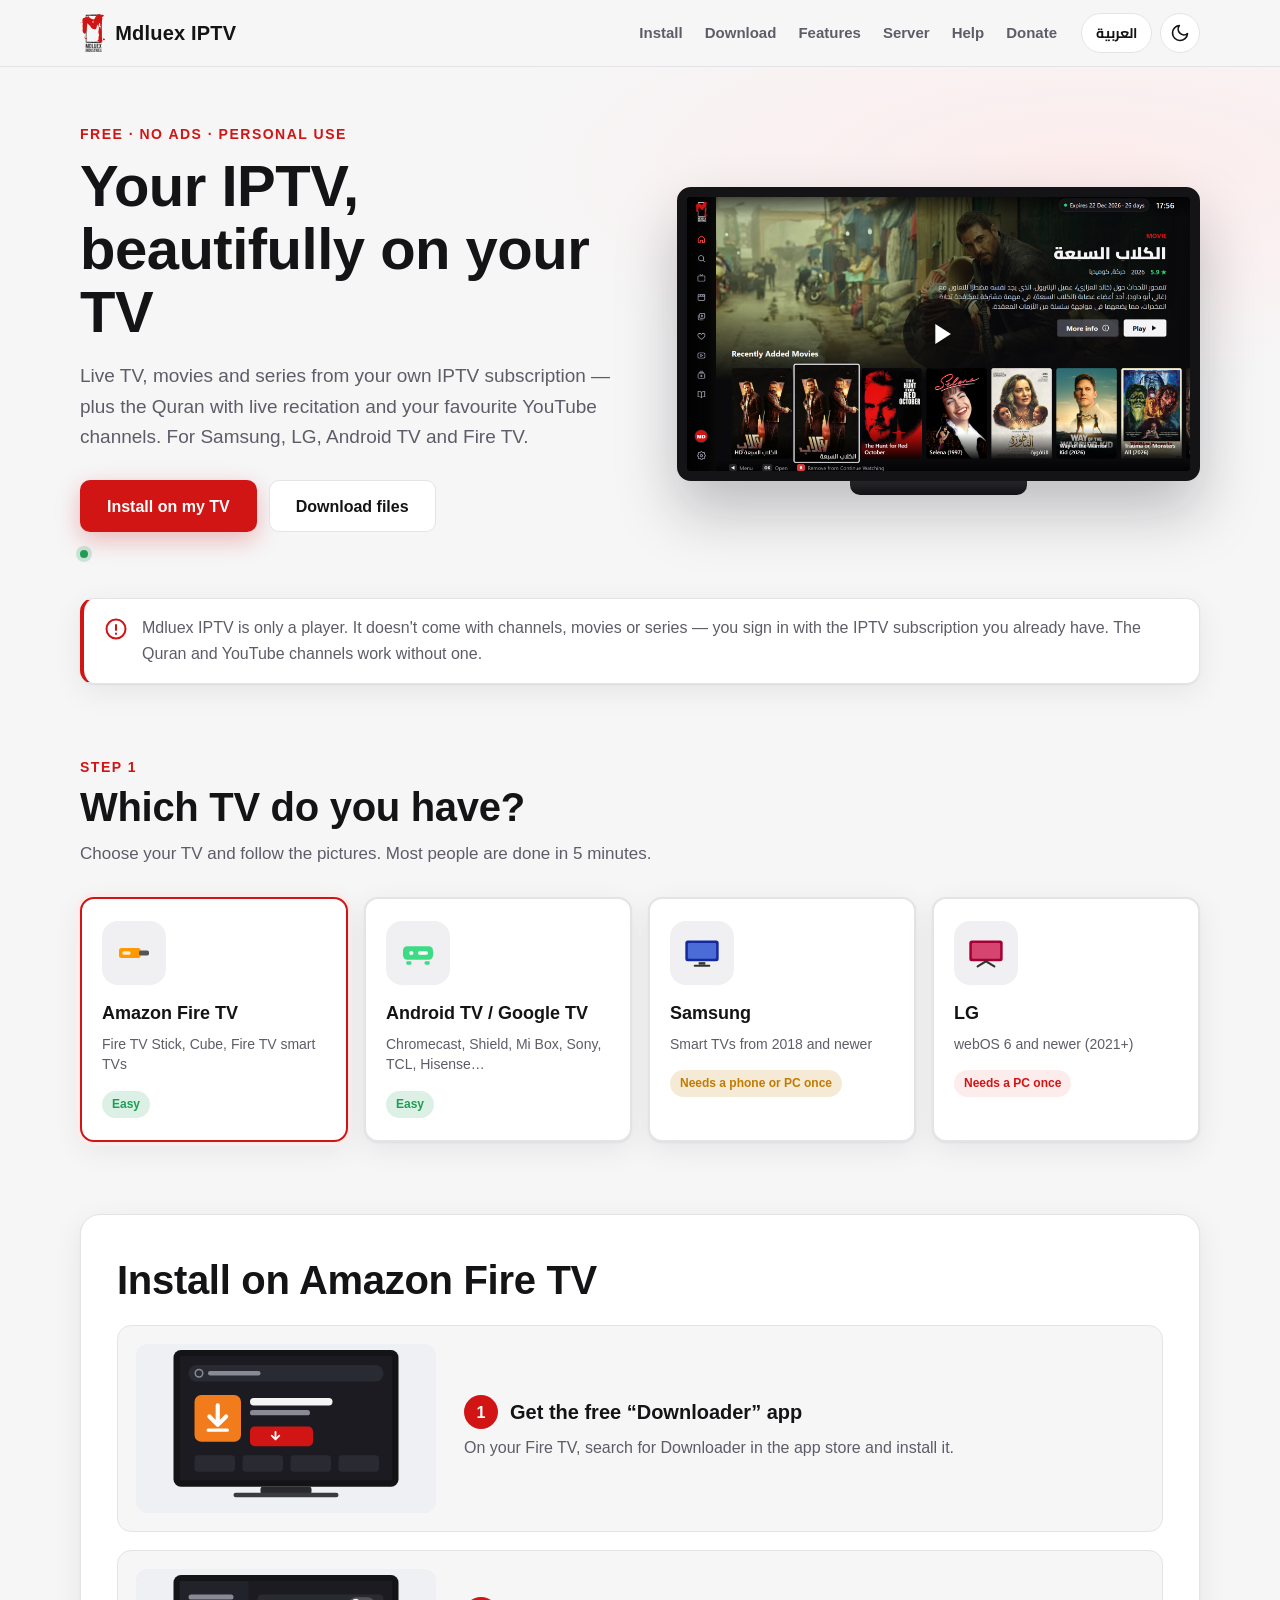
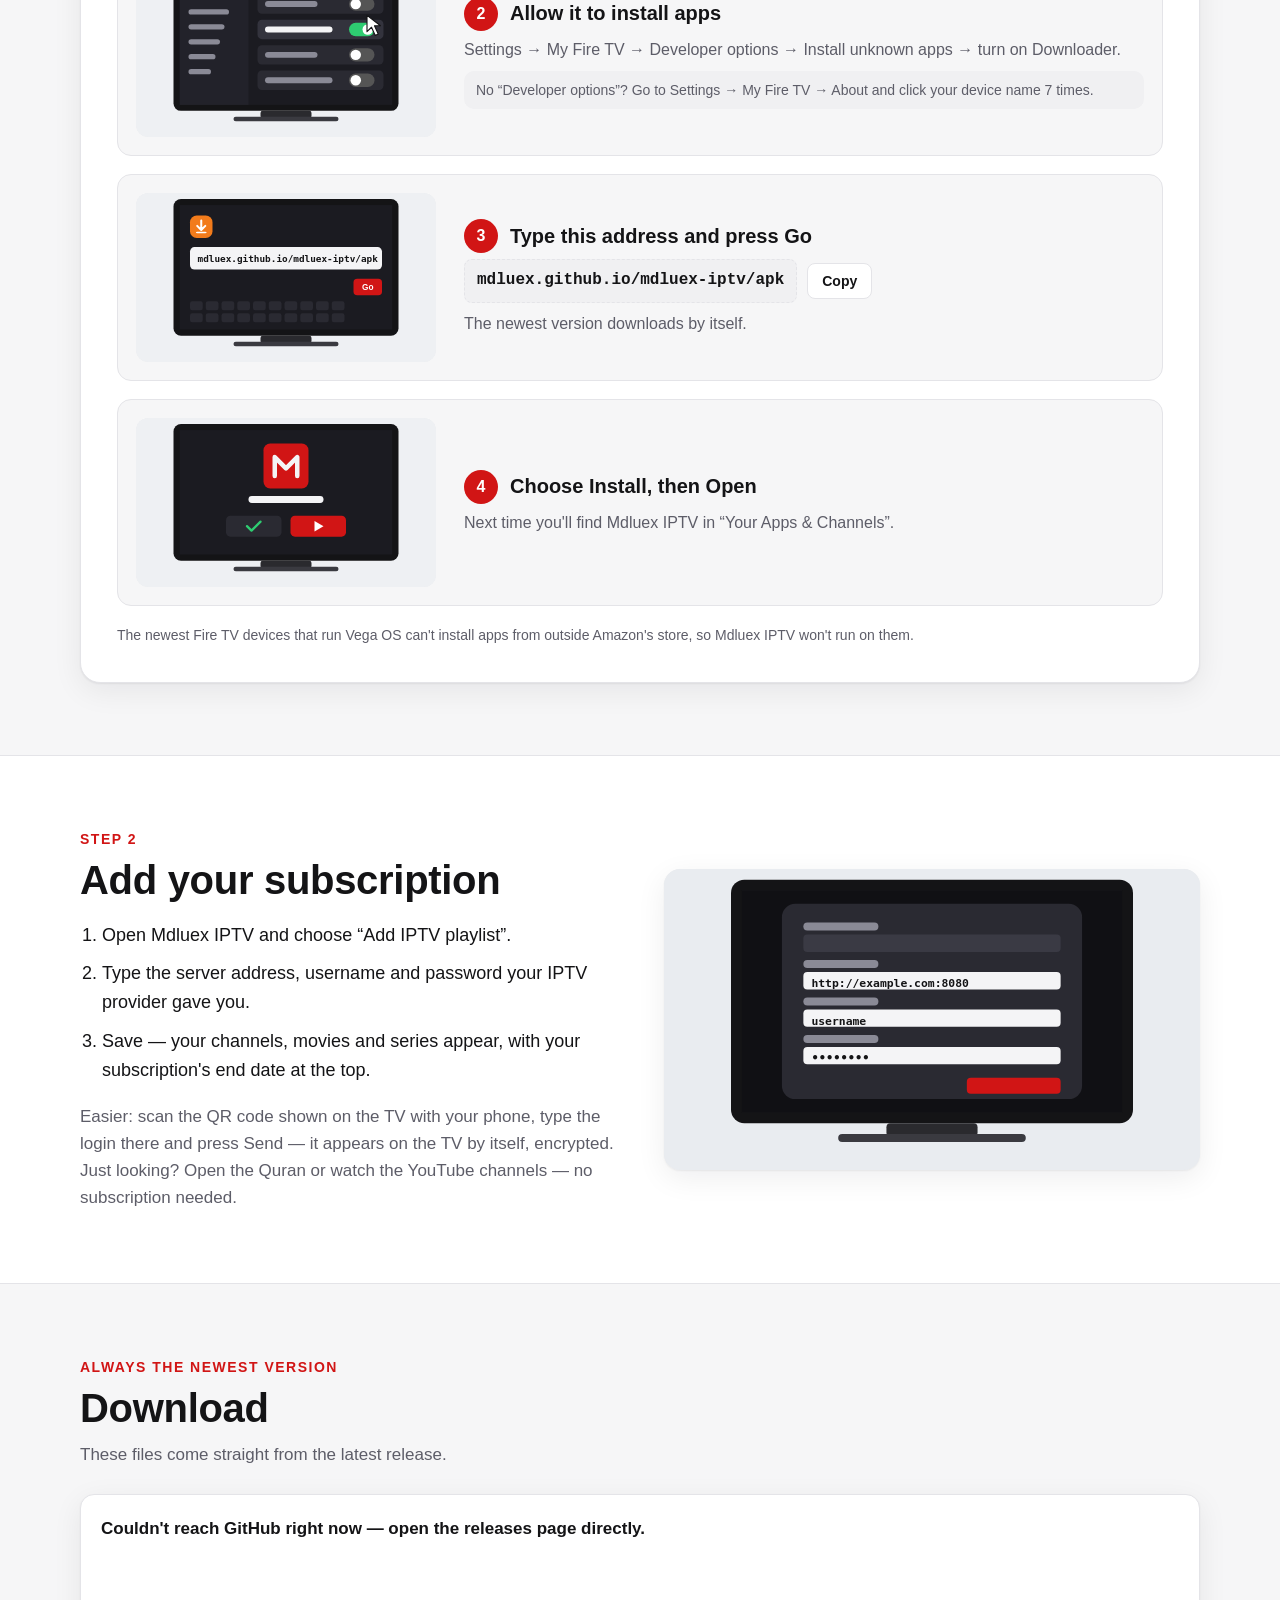
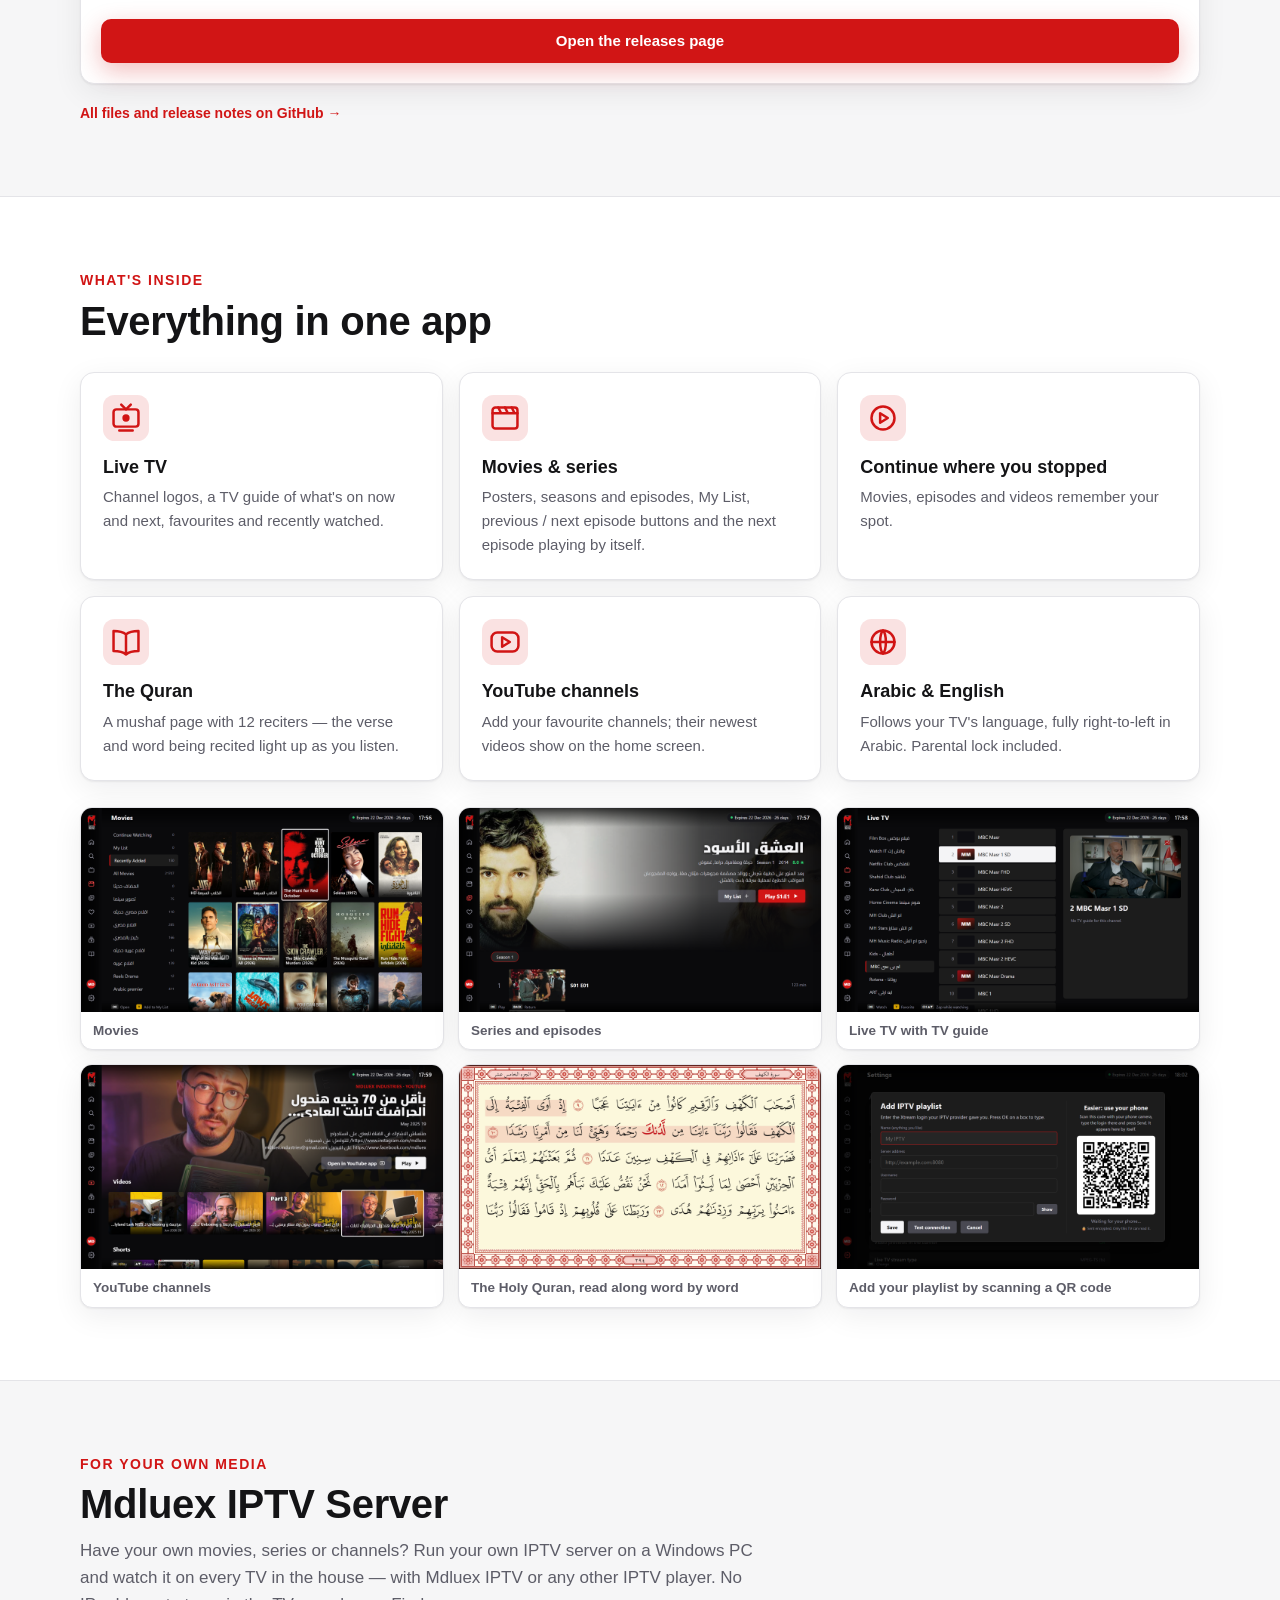
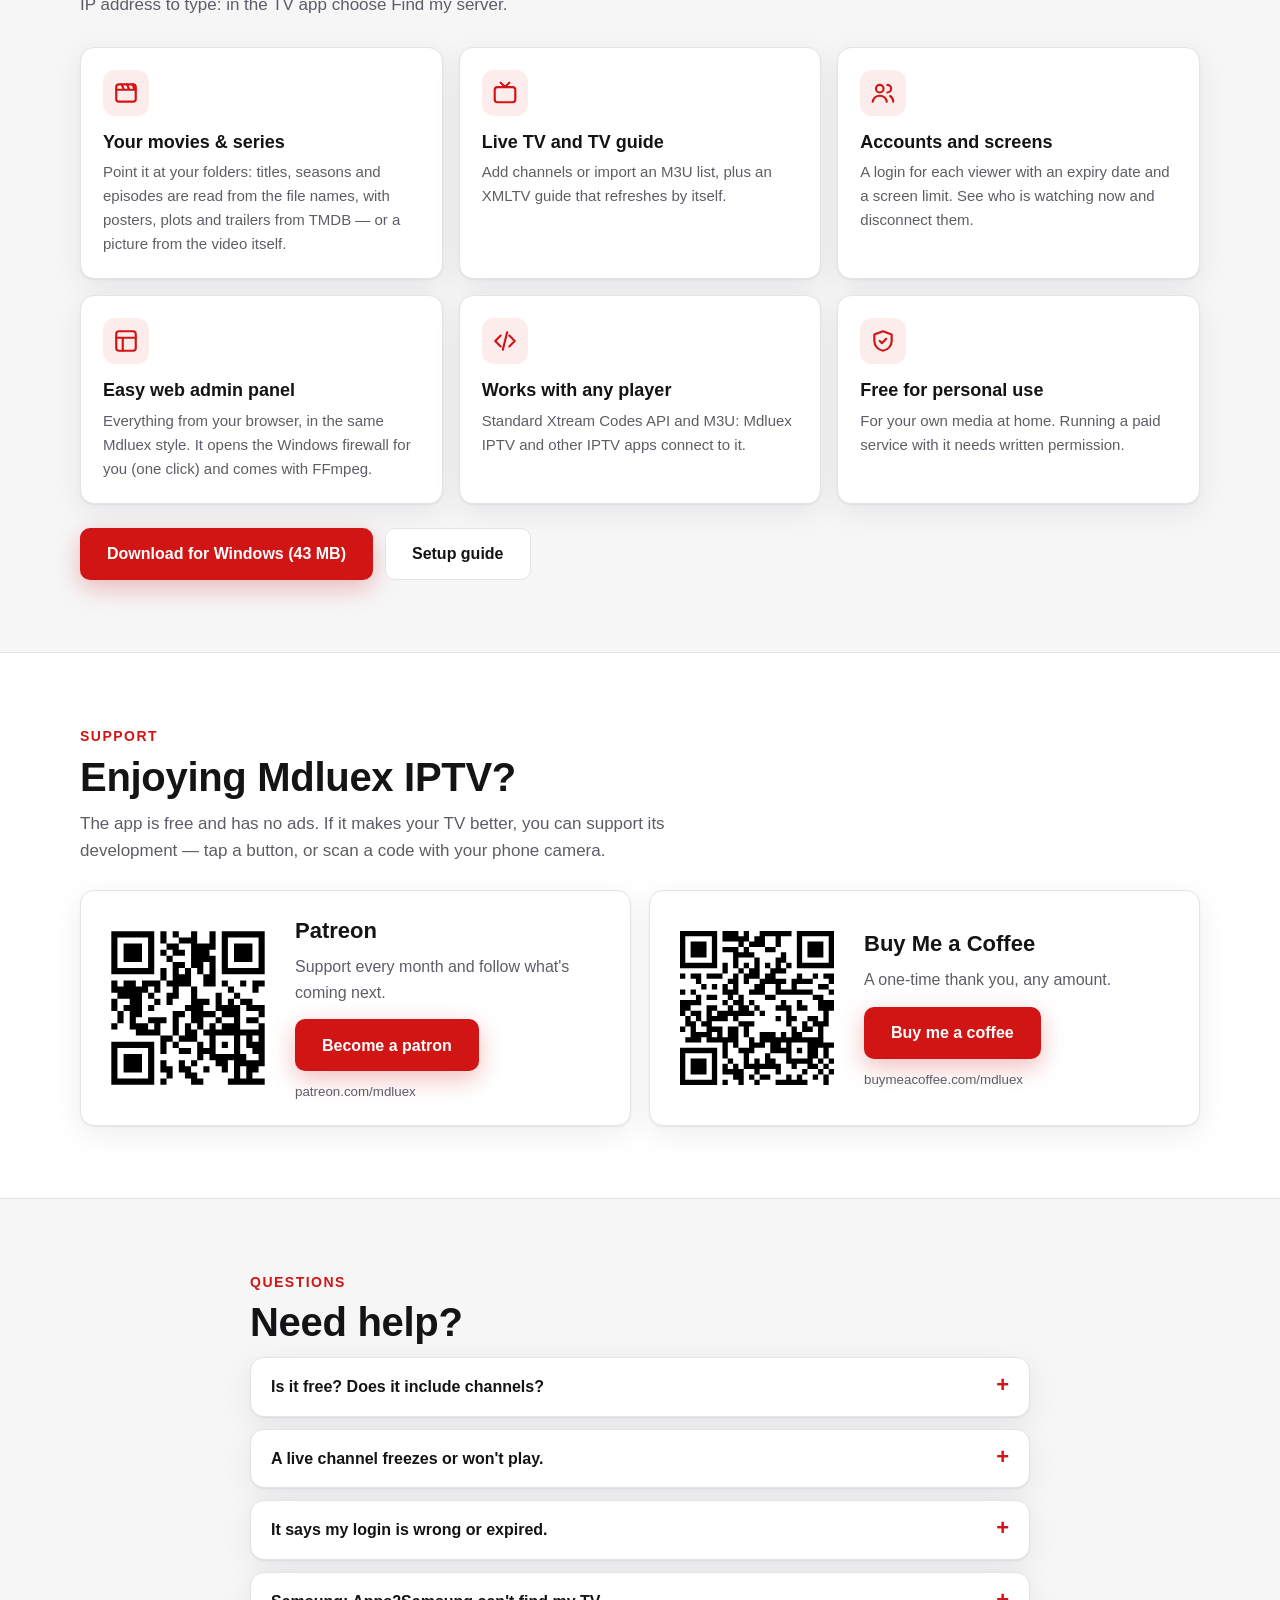
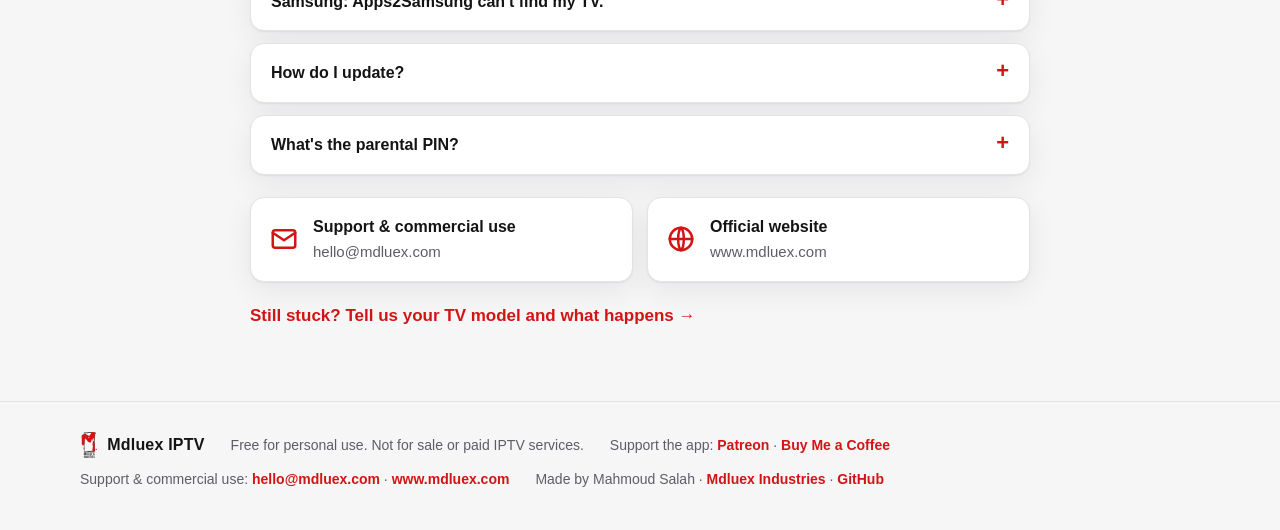
<file: landing/index.html>
<!DOCTYPE html>
<html lang="en" dir="ltr" data-theme="light">
<head>
  <meta charset="utf-8">
  <meta name="viewport" content="width=device-width, initial-scale=1">
  <title>Mdluex IPTV — Install on your TV</title>
  <meta name="description" content="Install Mdluex IPTV on Samsung, LG, Android TV and Fire TV in a few easy steps. Live TV, movies, series, YouTube channels and the Quran on your TV.">
  <meta name="theme-color" content="#d11515">
  <link rel="canonical" href="https://iptv.mdluex.com/">
  <!-- link previews (Facebook, WhatsApp, Telegram, LinkedIn, X/Twitter, Discord…) -->
  <meta property="og:type" content="website">
  <meta property="og:site_name" content="Mdluex IPTV">
  <meta property="og:url" content="https://iptv.mdluex.com/">
  <meta property="og:title" content="Mdluex IPTV — your IPTV, beautifully on your TV">
  <meta property="og:description" content="Free, Netflix-style IPTV player for Samsung, LG, Android TV and Fire TV: live TV, movies, series, the Holy Quran and YouTube. Install it in a few easy steps.">
  <meta property="og:image" content="https://iptv.mdluex.com/img/share.jpg">
  <meta property="og:image:secure_url" content="https://iptv.mdluex.com/img/share.jpg">
  <meta property="og:image:type" content="image/jpeg">
  <meta property="og:image:width" content="1200">
  <meta property="og:image:height" content="630">
  <meta property="og:image:alt" content="Mdluex IPTV on a TV: the home screen with movies, and the text Your IPTV, beautifully on your TV">
  <meta property="og:locale" content="en_US">
  <meta property="og:locale:alternate" content="ar_AR">
  <meta name="twitter:card" content="summary_large_image">
  <meta name="twitter:title" content="Mdluex IPTV — your IPTV, beautifully on your TV">
  <meta name="twitter:description" content="Free, Netflix-style IPTV player for Samsung, LG, Android TV and Fire TV: live TV, movies, series, the Holy Quran and YouTube.">
  <meta name="twitter:image" content="https://iptv.mdluex.com/img/share.jpg">
  <meta name="twitter:image:alt" content="Mdluex IPTV on a TV: the home screen with movies">
  <link rel="icon" href="img/logo.svg" type="image/svg+xml">
  <link rel="stylesheet" href="style.css">
  <script>
    /* language and theme before the page draws (no flash): saved choice, else the browser's language; light by default */
    (function () {
      var d = document.documentElement, lang = null, theme = null;
      try { lang = localStorage.getItem('mdx-lang'); theme = localStorage.getItem('mdx-theme'); } catch (e) {}
      if (!lang) lang = /^ar/i.test(navigator.language || '') ? 'ar' : 'en';
      d.lang = lang; d.dir = lang === 'ar' ? 'rtl' : 'ltr';
      d.setAttribute('data-theme', theme === 'dark' ? 'dark' : 'light');
    })();
  </script>
</head>
<body>
  <!-- ===================== top bar ===================== -->
  <header class="topbar">
    <div class="wrap topbar-in">
      <a class="brand" href="#top" aria-label="Mdluex IPTV">
        <img class="logo logo-dark" src="img/logo.svg" alt="" width="28" height="42">
        <img class="logo logo-light" src="img/logo-light.svg" alt="" width="28" height="42">
        <span>Mdluex IPTV</span>
      </a>
      <nav class="nav">
        <a href="#install" data-t="nav.install">Install</a>
        <a href="#download" data-t="nav.download">Download</a>
        <a href="#features" data-t="nav.features">Features</a>
        <a href="#server" data-t="nav.server">Server</a>
        <a href="#help" data-t="nav.help">Help</a>
        <a href="#donate" data-t="nav.donate">Donate</a>
      </nav>
      <div class="tools">
        <button class="tool" id="langBtn" type="button" aria-label="Language"><span data-t="lang.switch">العربية</span></button>
        <button class="tool icon" id="themeBtn" type="button" aria-label="Dark mode">
          <svg class="i-moon" viewBox="0 0 24 24" fill="none" stroke="currentColor" stroke-width="2" stroke-linecap="round" stroke-linejoin="round"><path d="M21 12.8A9 9 0 1 1 11.2 3a7 7 0 0 0 9.8 9.8z"/></svg>
          <svg class="i-sun" viewBox="0 0 24 24" fill="none" stroke="currentColor" stroke-width="2" stroke-linecap="round"><circle cx="12" cy="12" r="4.5"/><path d="M12 2v2M12 20v2M2 12h2M20 12h2M4.9 4.9l1.4 1.4M17.7 17.7l1.4 1.4M4.9 19.1l1.4-1.4M17.7 6.3l1.4-1.4"/></svg>
        </button>
      </div>
    </div>
  </header>

  <main id="top">
    <!-- ===================== hero ===================== -->
    <section class="hero">
      <div class="wrap hero-in">
        <div class="hero-text">
          <p class="kicker" data-t="hero.kicker">Free · No ads · Personal use</p>
          <h1 data-t="hero.title">Your IPTV, beautifully on your TV</h1>
          <p class="lead" data-t="hero.lead">Live TV, movies and series from your own IPTV subscription — plus the Quran with live recitation and your favourite YouTube channels. For Samsung, LG, Android TV and Fire TV.</p>
          <div class="cta">
            <a class="btn primary" href="#install"><span data-t="hero.cta">Install on my TV</span></a>
            <a class="btn ghost" href="#download"><span data-t="hero.download">Download files</span></a>
          </div>
          <p class="version-line"><span class="dot"></span><span id="heroVersion" data-t="hero.checking">Checking the latest version…</span></p>
        </div>
        <div class="hero-art">
          <div class="tv">
            <div class="tv-screen">
              <!-- the demo video, played straight from GitHub Pages; the home screen picture shows until it starts, and instead of it if it can't play -->
              <video id="tvDemo" src="https://mdluex.github.io/mdluex-iptv/demo.mp4" poster="screens/home.png" muted loop playsinline preload="metadata" aria-label="Mdluex IPTV demo video"></video>
              <button class="tv-play" id="tvPlay" type="button" aria-label="Play the demo"><svg viewBox="0 0 24 24" fill="currentColor"><path d="M8 5v14l11-7z"/></svg></button>
            </div>
            <div class="tv-stand"></div>
          </div>
        </div>
      </div>
    </section>

    <div class="wrap">
      <div class="note">
        <svg viewBox="0 0 24 24" fill="none" stroke="currentColor" stroke-width="2" stroke-linecap="round"><circle cx="12" cy="12" r="9.5"/><path d="M12 8v5M12 16.5v.5"/></svg>
        <p data-t="note.player">Mdluex IPTV is only a player. It doesn't come with channels, movies or series — you sign in with the IPTV subscription you already have. The Quran and YouTube channels work without one.</p>
      </div>
    </div>

    <!-- ===================== pick your TV ===================== -->
    <section class="section" id="install">
      <div class="wrap">
        <p class="eyebrow" data-t="pick.eyebrow">Step 1</p>
        <h2 data-t="pick.title">Which TV do you have?</h2>
        <p class="sub" data-t="pick.sub">Choose your TV and follow the pictures. Most people are done in 5 minutes.</p>
        <div class="pick" role="tablist">
          <button class="pick-card" data-guide="firetv" role="tab" type="button">
            <span class="pick-ico"><img src="img/ico-firetv.svg" alt=""></span>
            <strong>Amazon Fire TV</strong>
            <small data-t="pick.firetv">Fire TV Stick, Cube, Fire TV smart TVs</small>
            <span class="badge easy" data-t="level.easy">Easy</span>
          </button>
          <button class="pick-card" data-guide="android" role="tab" type="button">
            <span class="pick-ico"><img src="img/ico-android.svg" alt=""></span>
            <strong>Android TV / Google TV</strong>
            <small data-t="pick.android">Chromecast, Shield, Mi Box, Sony, TCL, Hisense…</small>
            <span class="badge easy" data-t="level.easy">Easy</span>
          </button>
          <button class="pick-card" data-guide="samsung" role="tab" type="button">
            <span class="pick-ico"><img src="img/ico-samsung.svg" alt=""></span>
            <strong>Samsung</strong>
            <small data-t="pick.samsung">Smart TVs from 2018 and newer</small>
            <span class="badge medium" data-t="level.medium">Needs a phone or PC once</span>
          </button>
          <button class="pick-card" data-guide="lg" role="tab" type="button">
            <span class="pick-ico"><img src="img/ico-lg.svg" alt=""></span>
            <strong>LG</strong>
            <small data-t="pick.lg">webOS 6 and newer (2021+)</small>
            <span class="badge hard" data-t="level.hard">Needs a PC once</span>
          </button>
        </div>
      </div>
    </section>

    <!-- ===================== guides ===================== -->
    <section class="section guides" id="guides">
      <div class="wrap">

        <!-- Fire TV -->
        <article class="guide" id="guide-firetv">
          <h2><span data-t="g.title">Install on</span> Amazon Fire TV</h2>
          <ol class="steps">
            <li class="step">
              <div class="step-art"><img src="img/step-firetv-downloader.svg" alt=""></div>
              <div class="step-text">
                <h3 data-t="fire.1.t">Get the free “Downloader” app</h3>
                <p data-t="fire.1.p">On your Fire TV, search for Downloader in the app store and install it.</p>
              </div>
            </li>
            <li class="step">
              <div class="step-art"><img src="img/step-unknown-apps.svg" alt=""></div>
              <div class="step-text">
                <h3 data-t="fire.2.t">Allow it to install apps</h3>
                <p data-t="fire.2.p">Settings → My Fire TV → Developer options → Install unknown apps → turn on Downloader.</p>
                <p class="tip" data-t="fire.2.tip">No “Developer options”? Go to Settings → My Fire TV → About and click your device name 7 times.</p>
              </div>
            </li>
            <li class="step">
              <div class="step-art"><img src="img/step-type-link.svg" alt=""></div>
              <div class="step-text">
                <h3 data-t="fire.3.t">Type this address and press Go</h3>
                <p class="code" dir="ltr"><code>mdluex.github.io/mdluex-iptv/apk</code><button class="copy" type="button" data-copy="mdluex.github.io/mdluex-iptv/apk" data-t="copy">Copy</button></p>
                <p data-t="fire.3.p">The newest version downloads by itself.</p>
              </div>
            </li>
            <li class="step">
              <div class="step-art"><img src="img/step-install-open.svg" alt=""></div>
              <div class="step-text">
                <h3 data-t="fire.4.t">Choose Install, then Open</h3>
                <p data-t="fire.4.p">Next time you'll find Mdluex IPTV in “Your Apps & Channels”.</p>
              </div>
            </li>
          </ol>
          <p class="small-print" data-t="fire.vega">The newest Fire TV devices that run Vega OS can't install apps from outside Amazon's store, so Mdluex IPTV won't run on them.</p>
        </article>

        <!-- Android TV -->
        <article class="guide" id="guide-android">
          <h2><span data-t="g.title">Install on</span> Android TV / Google TV</h2>
          <ol class="steps">
            <li class="step">
              <div class="step-art"><img src="img/step-firetv-downloader.svg" alt=""></div>
              <div class="step-text">
                <h3 data-t="and.1.t">Get the free “Downloader” app</h3>
                <p data-t="and.1.p">Install Downloader (by AFTVnews) from the Google Play Store on your TV.</p>
              </div>
            </li>
            <li class="step">
              <div class="step-art"><img src="img/step-type-link.svg" alt=""></div>
              <div class="step-text">
                <h3 data-t="fire.3.t">Type this address and press Go</h3>
                <p class="code" dir="ltr"><code>mdluex.github.io/mdluex-iptv/apk</code><button class="copy" type="button" data-copy="mdluex.github.io/mdluex-iptv/apk" data-t="copy">Copy</button></p>
                <p data-t="fire.3.p">The newest version downloads by itself.</p>
              </div>
            </li>
            <li class="step">
              <div class="step-art"><img src="img/step-unknown-apps.svg" alt=""></div>
              <div class="step-text">
                <h3 data-t="and.3.t">Allow it, then Install</h3>
                <p data-t="and.3.p">When Android asks, allow Downloader to install unknown apps, then choose Install.</p>
              </div>
            </li>
            <li class="step">
              <div class="step-art"><img src="img/step-install-open.svg" alt=""></div>
              <div class="step-text">
                <h3 data-t="and.4.t">Open Mdluex IPTV</h3>
                <p data-t="and.4.p">It's in your apps. Prefer a USB stick? Download the Android file below and open it with a file manager.</p>
              </div>
            </li>
          </ol>
        </article>

        <!-- Samsung -->
        <article class="guide" id="guide-samsung">
          <h2><span data-t="g.title">Install on</span> Samsung</h2>
          <p class="guide-intro" data-t="sam.intro">Samsung TVs only accept apps from outside their store when the app is prepared for your TV. The free Apps2Samsung app does that for you.</p>
          <ol class="steps">
            <li class="step">
              <div class="step-art"><img src="img/step-samsung-12345.svg" alt=""></div>
              <div class="step-text">
                <h3 data-t="sam.1.t">Turn on Developer Mode</h3>
                <p data-t="sam.1.p">On the TV open Apps, then press 1 2 3 4 5 on the remote. A “Developer Mode” window opens — switch it On.</p>
              </div>
            </li>
            <li class="step">
              <div class="step-art"><img src="img/step-samsung-hostip.svg" alt=""></div>
              <div class="step-text">
                <h3 data-t="sam.2.t">Type your phone's or PC's address</h3>
                <p data-t="sam.2.p">In “Host PC IP” type the IP address of the phone or computer you'll use next (phone: Settings → Wi-Fi → your network). Then turn the TV off and on.</p>
              </div>
            </li>
            <li class="step">
              <div class="step-art"><img src="img/step-apps2samsung.svg" alt=""></div>
              <div class="step-text">
                <h3 data-t="sam.3.t">Install with Apps2Samsung</h3>
                <p data-t="sam.3.p">Get Apps2Samsung (Windows, Mac, Linux, Android or iPhone), find Mdluex IPTV in its list and choose Install. The first time, sign in with a free Samsung account.</p>
                <p><a class="link" href="https://github.com/Apps2Samsung/Apps2Samsung/releases/latest" target="_blank" rel="noopener" data-t="sam.3.link">Get Apps2Samsung →</a></p>
              </div>
            </li>
          </ol>
          <details class="alt">
            <summary data-t="sam.alt.t">Have a Windows PC? Use the one-click installer instead</summary>
            <ol class="mini">
              <li data-t="sam.alt.1">Do step 1 and 2 above with your PC's address.</li>
              <li data-t="sam.alt.2">Download the Samsung installer (.zip) below, unzip it and double-click Install-MdluexIPTV.cmd.</li>
              <li data-t="sam.alt.3">Follow the screens — it finds your TV and installs the app. Run it again any time to update.</li>
            </ol>
          </details>
        </article>

        <!-- LG -->
        <article class="guide" id="guide-lg">
          <h2><span data-t="g.title">Install on</span> LG</h2>
          <p class="guide-intro" data-t="lg.intro">LG allows apps from outside its store through its Developer Mode app and the free Homebrew Channel. You set this up once.</p>
          <ol class="steps">
            <li class="step">
              <div class="step-art"><img src="img/step-lg-devmode.svg" alt=""></div>
              <div class="step-text">
                <h3 data-t="lg.1.t">Turn on Developer Mode</h3>
                <p data-t="lg.1.p">Create a free account at webostv.developer.lge.com. On the TV install “Developer Mode” from the LG Content Store, sign in and switch Dev Mode Status on.</p>
              </div>
            </li>
            <li class="step">
              <div class="step-art"><img src="img/step-lg-homebrew.svg" alt=""></div>
              <div class="step-text">
                <h3 data-t="lg.2.t">Install Homebrew Channel</h3>
                <p data-t="lg.2.p">Follow the Homebrew Channel guide (it uses the free webOS Dev Manager on a computer).</p>
                <p><a class="link" href="https://www.webosbrew.org/devmode/" target="_blank" rel="noopener" data-t="lg.2.link">Homebrew Channel guide →</a></p>
              </div>
            </li>
            <li class="step">
              <div class="step-art"><img src="img/step-lg-repo.svg" alt=""></div>
              <div class="step-text">
                <h3 data-t="lg.3.t">Add our list and install</h3>
                <p data-t="lg.3.p">In Homebrew Channel open Settings → Add repository and enter:</p>
                <p class="code" dir="ltr"><code>https://mdluex.github.io/mdluex-iptv/lg/apps.json</code><button class="copy" type="button" data-copy="https://mdluex.github.io/mdluex-iptv/lg/apps.json" data-t="copy">Copy</button></p>
                <p data-t="lg.3.p2">Then find Mdluex IPTV in the list and install it.</p>
              </div>
            </li>
          </ol>
          <p class="small-print" data-t="lg.extend">LG's Developer Mode turns itself off after about 6 weeks: open the Developer Mode app now and then and press Extend.</p>
        </article>
      </div>
    </section>

    <!-- ===================== first time ===================== -->
    <section class="section alt-bg" id="setup">
      <div class="wrap two">
        <div>
          <p class="eyebrow" data-t="setup.eyebrow">Step 2</p>
          <h2 data-t="setup.title">Add your subscription</h2>
          <ol class="mini big">
            <li data-t="setup.1">Open Mdluex IPTV and choose “Add IPTV playlist”.</li>
            <li data-t="setup.2">Type the server address, username and password your IPTV provider gave you.</li>
            <li data-t="setup.3">Save — your channels, movies and series appear, with your subscription's end date at the top.</li>
          </ol>
          <p class="sub" data-t="setup.qr">Easier: scan the QR code shown on the TV with your phone, type the login there and press Send — it appears on the TV by itself, encrypted.</p>
          <p class="sub" data-t="setup.demo">Just looking? Open the Quran or watch the YouTube channels — no subscription needed.</p>
        </div>
        <div class="step-art wide"><img src="img/step-playlist.svg" alt=""></div>
      </div>
    </section>

    <!-- ===================== downloads ===================== -->
    <section class="section" id="download">
      <div class="wrap">
        <p class="eyebrow" data-t="dl.eyebrow">Always the newest version</p>
        <h2 data-t="dl.title">Download</h2>
        <p class="sub"><span data-t="dl.sub">These files come straight from the latest release.</span> <span id="relInfo"></span></p>
        <div class="downloads" id="downloads">
          <div class="dl-card skeleton"></div><div class="dl-card skeleton"></div><div class="dl-card skeleton"></div><div class="dl-card skeleton"></div>
        </div>
        <p class="small-print"><a class="link" id="allReleases" href="https://github.com/mdluex/mdluex-iptv/releases/latest" target="_blank" rel="noopener" data-t="dl.all">All files and release notes on GitHub →</a></p>
      </div>
    </section>

    <!-- ===================== features ===================== -->
    <section class="section alt-bg" id="features">
      <div class="wrap">
        <p class="eyebrow" data-t="feat.eyebrow">What's inside</p>
        <h2 data-t="feat.title">Everything in one app</h2>
        <div class="features">
          <div class="feat"><img src="img/f-live.svg" alt=""><h3 data-t="feat.live.t">Live TV</h3><p data-t="feat.live.p">Channel logos, a TV guide of what's on now and next, favourites and recently watched.</p></div>
          <div class="feat"><img src="img/f-movies.svg" alt=""><h3 data-t="feat.movies.t">Movies &amp; series</h3><p data-t="feat.movies.p">Posters, seasons and episodes, My List, previous / next episode buttons and the next episode playing by itself.</p></div>
          <div class="feat"><img src="img/f-resume.svg" alt=""><h3 data-t="feat.resume.t">Continue where you stopped</h3><p data-t="feat.resume.p">Movies, episodes and videos remember your spot.</p></div>
          <div class="feat"><img src="img/f-quran.svg" alt=""><h3 data-t="feat.quran.t">The Quran</h3><p data-t="feat.quran.p">A mushaf page with 12 reciters — the verse and word being recited light up as you listen.</p></div>
          <div class="feat"><img src="img/f-youtube.svg" alt=""><h3 data-t="feat.yt.t">YouTube channels</h3><p data-t="feat.yt.p">Add your favourite channels; their newest videos show on the home screen.</p></div>
          <div class="feat"><img src="img/f-lang.svg" alt=""><h3 data-t="feat.lang.t">Arabic &amp; English</h3><p data-t="feat.lang.p">Follows your TV's language, fully right-to-left in Arabic. Parental lock included.</p></div>
        </div>
        <div class="shots">
          <figure><img src="screens/movies.png" alt="" loading="lazy"><figcaption data-t="shot.movies">Movies</figcaption></figure>
          <figure><img src="screens/series-details.png" alt="" loading="lazy"><figcaption data-t="shot.series">Series and episodes</figcaption></figure>
          <figure><img src="screens/live-tv.png" alt="" loading="lazy"><figcaption data-t="shot.live">Live TV with TV guide</figcaption></figure>
          <figure><img src="screens/youtube-channel.png" alt="" loading="lazy"><figcaption data-t="shot.yt">YouTube channels</figcaption></figure>
          <figure><img src="screens/quran-reader.png" alt="" loading="lazy"><figcaption data-t="shot.quran">The Holy Quran, read along word by word</figcaption></figure>
          <figure><img src="screens/add-playlist-qr.png" alt="" loading="lazy"><figcaption data-t="shot.qr">Add your playlist by scanning a QR code</figcaption></figure>
        </div>
      </div>
    </section>

    <!-- ===================== IPTV server ===================== -->
    <section class="section" id="server">
      <div class="wrap">
        <p class="eyebrow" data-t="srv.eyebrow">For your own media</p>
        <h2 data-t="srv.title">Mdluex IPTV Server</h2>
        <p class="sub" data-t="srv.sub">Have your own movies, series or channels? Run your own IPTV server on a Windows PC and watch it on every TV in the house — with Mdluex IPTV or any other IPTV player. No IP address to type: in the TV app choose Find my server.</p>
        <div class="features">
          <div class="feat"><span class="feat-ic"><svg viewBox="0 0 24 24" fill="none" stroke="currentColor" stroke-width="2" stroke-linecap="round" stroke-linejoin="round"><rect x="3" y="4" width="18" height="16" rx="2.5"/><path d="M3 9h18M8 4l2 5M13 4l2 5M18 4l2 5"/></svg></span><h3 data-t="srv.media.t">Your movies &amp; series</h3><p data-t="srv.media.p">Point it at your folders: titles, seasons and episodes are read from the file names, with posters, plots and trailers from TMDB — or a picture from the video itself.</p></div>
          <div class="feat"><span class="feat-ic"><svg viewBox="0 0 24 24" fill="none" stroke="currentColor" stroke-width="2" stroke-linecap="round" stroke-linejoin="round"><rect x="2.5" y="6.5" width="19" height="14" rx="2.5"/><path d="m8 2.5 4 4 4-4"/></svg></span><h3 data-t="srv.live.t">Live TV and TV guide</h3><p data-t="srv.live.p">Add channels or import an M3U list, plus an XMLTV guide that refreshes by itself.</p></div>
          <div class="feat"><span class="feat-ic"><svg viewBox="0 0 24 24" fill="none" stroke="currentColor" stroke-width="2" stroke-linecap="round" stroke-linejoin="round"><circle cx="9" cy="8" r="3.5"/><path d="M2.5 20c.8-3.6 3.4-5.5 6.5-5.5s5.7 1.9 6.5 5.5"/><path d="M16 4.5a3.5 3.5 0 0 1 0 7M18.5 14.8c1.7.8 2.7 2.6 3 5.2"/></svg></span><h3 data-t="srv.users.t">Accounts and screens</h3><p data-t="srv.users.p">A login for each viewer with an expiry date and a screen limit. See who is watching now and disconnect them.</p></div>
          <div class="feat"><span class="feat-ic"><svg viewBox="0 0 24 24" fill="none" stroke="currentColor" stroke-width="2" stroke-linecap="round" stroke-linejoin="round"><rect x="3" y="3" width="18" height="18" rx="2.5"/><path d="M3 9h18M9 21V9"/></svg></span><h3 data-t="srv.admin.t">Easy web admin panel</h3><p data-t="srv.admin.p">Everything from your browser, in the same Mdluex style. It opens the Windows firewall for you (one click) and comes with FFmpeg.</p></div>
          <div class="feat"><span class="feat-ic"><svg viewBox="0 0 24 24" fill="none" stroke="currentColor" stroke-width="2" stroke-linecap="round" stroke-linejoin="round"><path d="M8 7 3 12l5 5M16 7l5 5-5 5M14 4l-4 16"/></svg></span><h3 data-t="srv.compat.t">Works with any player</h3><p data-t="srv.compat.p">Standard Xtream Codes API and M3U: Mdluex IPTV and other IPTV apps connect to it.</p></div>
          <div class="feat"><span class="feat-ic"><svg viewBox="0 0 24 24" fill="none" stroke="currentColor" stroke-width="2" stroke-linecap="round" stroke-linejoin="round"><path d="M12 3 4 6v6c0 4.5 3.4 8.2 8 9 4.6-.8 8-4.5 8-9V6z"/><path d="m9 12 2 2 4-4"/></svg></span><h3 data-t="srv.free.t">Free for personal use</h3><p data-t="srv.free.p">For your own media at home. Running a paid service with it needs written permission.</p></div>
        </div>
        <div class="srv-actions">
          <a class="btn primary" href="https://github.com/mdluex/mdluex-iptv/releases/download/v1.5.6/MdluexIPTV-Server-v1.2.0-windows.zip" data-t="srv.dl">Download for Windows (43 MB)</a>
          <a class="btn ghost" href="https://github.com/mdluex/mdluex-iptv/blob/main/server/README.md" target="_blank" rel="noopener" data-t="srv.guide">Setup guide</a>
        </div>
      </div>
    </section>

    <!-- ===================== donate ===================== -->
    <section class="section alt-bg" id="donate">
      <div class="wrap">
        <p class="eyebrow" data-t="don.eyebrow">Support</p>
        <h2 data-t="don.title">Enjoying Mdluex IPTV?</h2>
        <p class="sub" data-t="don.sub">The app is free and has no ads. If it makes your TV better, you can support its development — tap a button, or scan a code with your phone camera.</p>
        <div class="donate">
          <div class="donate-card">
            <img class="donate-qr" src="img/qr-patreon.svg" alt="QR code for patreon.com/mdluex" width="200" height="200">
            <div class="donate-tx">
              <h3>Patreon</h3>
              <p data-t="don.patreon">Support every month and follow what's coming next.</p>
              <a class="btn primary" href="https://patreon.com/mdluex" target="_blank" rel="noopener" data-t="don.patreon.btn">Become a patron</a>
              <small dir="ltr">patreon.com/mdluex</small>
            </div>
          </div>
          <div class="donate-card">
            <img class="donate-qr" src="img/qr-buymeacoffee.svg" alt="QR code for buymeacoffee.com/mdluex" width="200" height="200">
            <div class="donate-tx">
              <h3>Buy Me a Coffee</h3>
              <p data-t="don.bmc">A one-time thank you, any amount.</p>
              <a class="btn primary" href="https://buymeacoffee.com/mdluex" target="_blank" rel="noopener" data-t="don.bmc.btn">Buy me a coffee</a>
              <small dir="ltr">buymeacoffee.com/mdluex</small>
            </div>
          </div>
        </div>
      </div>
    </section>

    <!-- ===================== help ===================== -->
    <section class="section" id="help">
      <div class="wrap narrow">
        <p class="eyebrow" data-t="help.eyebrow">Questions</p>
        <h2 data-t="help.title">Need help?</h2>
        <details class="faq"><summary data-t="q.free.t">Is it free? Does it include channels?</summary><p data-t="q.free.p">The app is free. It doesn't include any channels — you need your own IPTV subscription. The Quran and YouTube channels work without one.</p></details>
        <details class="faq"><summary data-t="q.freeze.t">A live channel freezes or won't play.</summary><p data-t="q.freeze.p">Open Settings → Live TV stream type and switch between MPEG-TS and HLS. One usually works better with your provider.</p></details>
        <details class="faq"><summary data-t="q.login.t">It says my login is wrong or expired.</summary><p data-t="q.login.p">Check the server address, username and password with your IPTV provider — only they can fix a subscription problem.</p></details>
        <details class="faq"><summary data-t="q.samsung.t">Samsung: Apps2Samsung can't find my TV.</summary><p data-t="q.samsung.p">Make sure the TV and your phone or PC are on the same Wi-Fi, and that “Host PC IP” in Developer Mode is that device's current address. Then restart the TV.</p></details>
        <details class="faq"><summary data-t="q.update.t">How do I update?</summary><p data-t="q.update.p">Fire TV / Android TV: repeat the Downloader steps. Samsung: Apps2Samsung shows the update. LG: Homebrew Channel shows the update. Your settings are kept.</p></details>
        <details class="faq"><summary data-t="q.pin.t">What's the parental PIN?</summary><p data-t="q.pin.p">It starts as 0000. Change it in Settings → Change PIN.</p></details>
        <div class="contact">
          <a class="contact-card" href="mailto:hello@mdluex.com"><svg viewBox="0 0 24 24" fill="none" stroke="currentColor" stroke-width="2" stroke-linecap="round" stroke-linejoin="round"><rect x="3" y="5" width="18" height="14" rx="2"/><path d="m3 7 9 6 9-6"/></svg><span><strong data-t="contact.mail.t">Support &amp; commercial use</strong><small dir="ltr">hello@mdluex.com</small></span></a>
          <a class="contact-card" href="https://www.mdluex.com" target="_blank" rel="noopener"><svg viewBox="0 0 24 24" fill="none" stroke="currentColor" stroke-width="2" stroke-linecap="round"><circle cx="12" cy="12" r="9"/><path d="M3 12h18M12 3c3 3 3 15 0 18M12 3c-3 3-3 15 0 18"/></svg><span><strong data-t="contact.web.t">Official website</strong><small dir="ltr">www.mdluex.com</small></span></a>
        </div>
        <p class="sub"><a class="link" href="https://github.com/mdluex/mdluex-iptv/issues" target="_blank" rel="noopener" data-t="help.issue">Still stuck? Tell us your TV model and what happens →</a></p>
      </div>
    </section>
  </main>

  <footer class="footer">
    <div class="wrap footer-in">
      <div class="brand small">
        <img class="logo logo-dark" src="img/logo.svg" alt="" width="20" height="30">
        <img class="logo logo-light" src="img/logo-light.svg" alt="" width="20" height="30">
        <span>Mdluex IPTV</span>
      </div>
      <p data-t="foot.license">Free for personal use. Not for sale or paid IPTV services.</p>
      <p><span data-t="foot.donate">Support the app:</span> <a class="link" href="https://patreon.com/mdluex" target="_blank" rel="noopener">Patreon</a> · <a class="link" href="https://buymeacoffee.com/mdluex" target="_blank" rel="noopener">Buy Me a Coffee</a></p>
      <p><span data-t="foot.business">Support &amp; commercial use:</span> <a class="link" href="mailto:hello@mdluex.com" dir="ltr">hello@mdluex.com</a> · <a class="link" href="https://www.mdluex.com" target="_blank" rel="noopener" dir="ltr">www.mdluex.com</a></p>
      <p><span data-t="foot.by">Made by</span> Mahmoud Salah · <a class="link" href="https://www.youtube.com/@Mdlu3x" target="_blank" rel="noopener">Mdluex Industries</a> · <a class="link" href="https://github.com/mdluex/mdluex-iptv" target="_blank" rel="noopener">GitHub</a></p>
    </div>
  </footer>

  <div class="toast" id="toast" role="status"></div>
  <script src="app.js"></script>
</body>
</html>
</file>
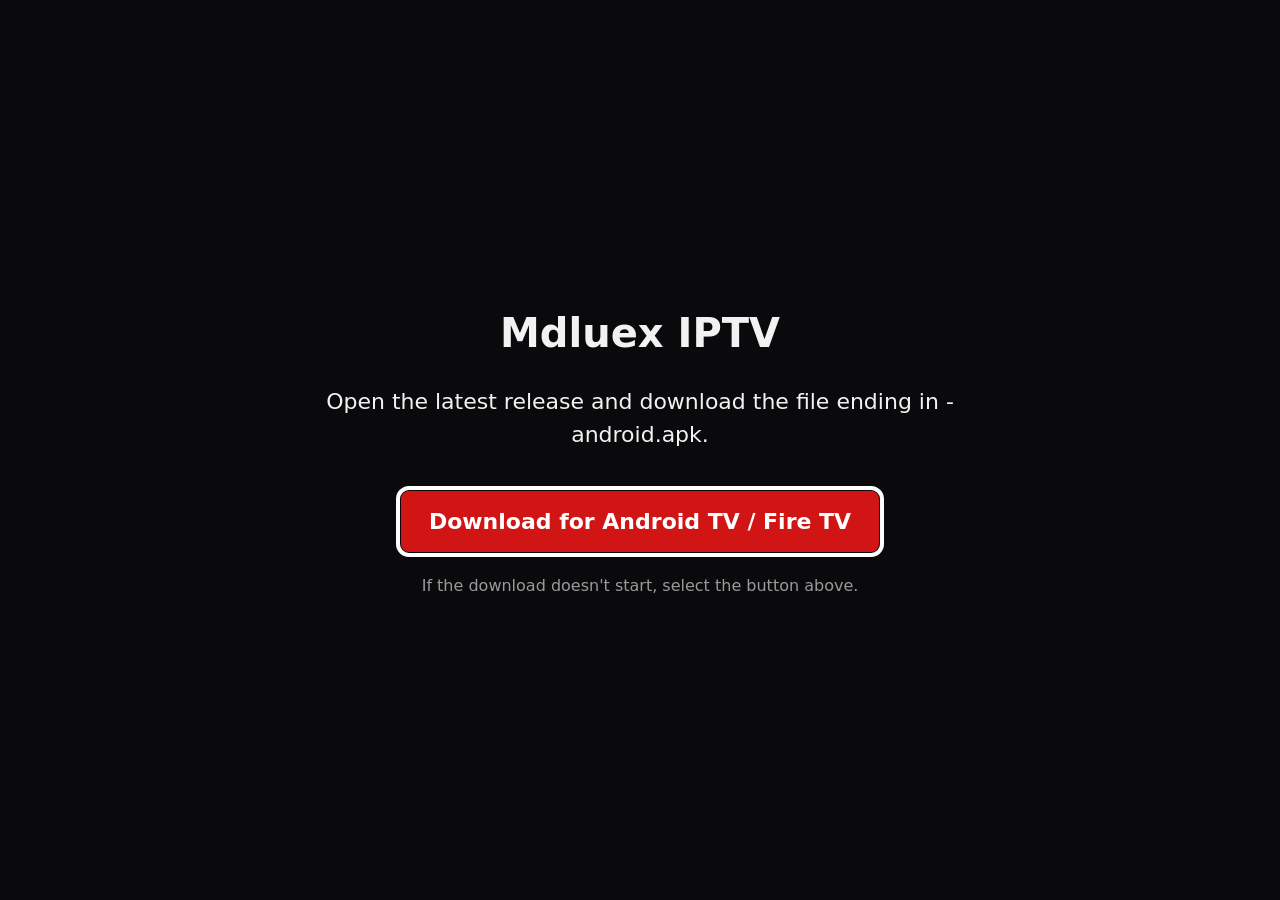
<file: docs/apk/index.html>
<!doctype html>
<html lang="en">
<head>
<meta charset="utf-8">
<meta name="viewport" content="width=device-width, initial-scale=1">
<title>Mdluex IPTV for Android TV and Fire TV</title>
<style>
  body { margin: 0; min-height: 100vh; display: flex; align-items: center; justify-content: center; background: #0a0a0c;
         color: #f2f2f2; font: 22px/1.5 system-ui, -apple-system, "Segoe UI", Roboto, sans-serif; text-align: center; }
  main { padding: 24px; max-width: 760px; }
  h1 { font-size: 40px; margin: 0 0 12px; }
  a { color: #fff; background: #d11515; display: inline-block; padding: 14px 28px; border-radius: 8px; text-decoration: none; font-weight: 700; margin-top: 18px; }
  a:focus { outline: 4px solid #fff; }
  small { display: block; color: #9a9a9a; margin-top: 22px; font-size: 16px; }
</style>
</head>
<body>
<main>
  <h1>Mdluex IPTV</h1>
  <p id="msg">Finding the latest version…</p>
  <a id="dl" href="https://github.com/mdluex/mdluex-iptv/releases/latest">Download for Android TV / Fire TV</a>
  <small>If the download doesn't start, select the button above.</small>
</main>
<script>
  /* Short link for TV "Downloader" apps: sends you to the Android APK of the latest release. */
  var REPO = 'mdluex/mdluex-iptv';
  var a = document.getElementById('dl'), msg = document.getElementById('msg');
  a.focus();
  fetch('https://api.github.com/repos/' + REPO + '/releases/latest')
    .then(function (r) { return r.json(); })
    .then(function (rel) {
      var apk = (rel.assets || []).filter(function (x) { return /-android\.apk$/.test(x.name); })[0];
      if (!apk) throw new Error('no apk');
      a.href = apk.browser_download_url;
      msg.textContent = 'Downloading version ' + String(rel.tag_name || '').replace(/^v/, '') + '…';
      location.href = apk.browser_download_url;
    })
    .catch(function () { msg.textContent = 'Open the latest release and download the file ending in -android.apk.'; });
</script>
</body>
</html>
</file>
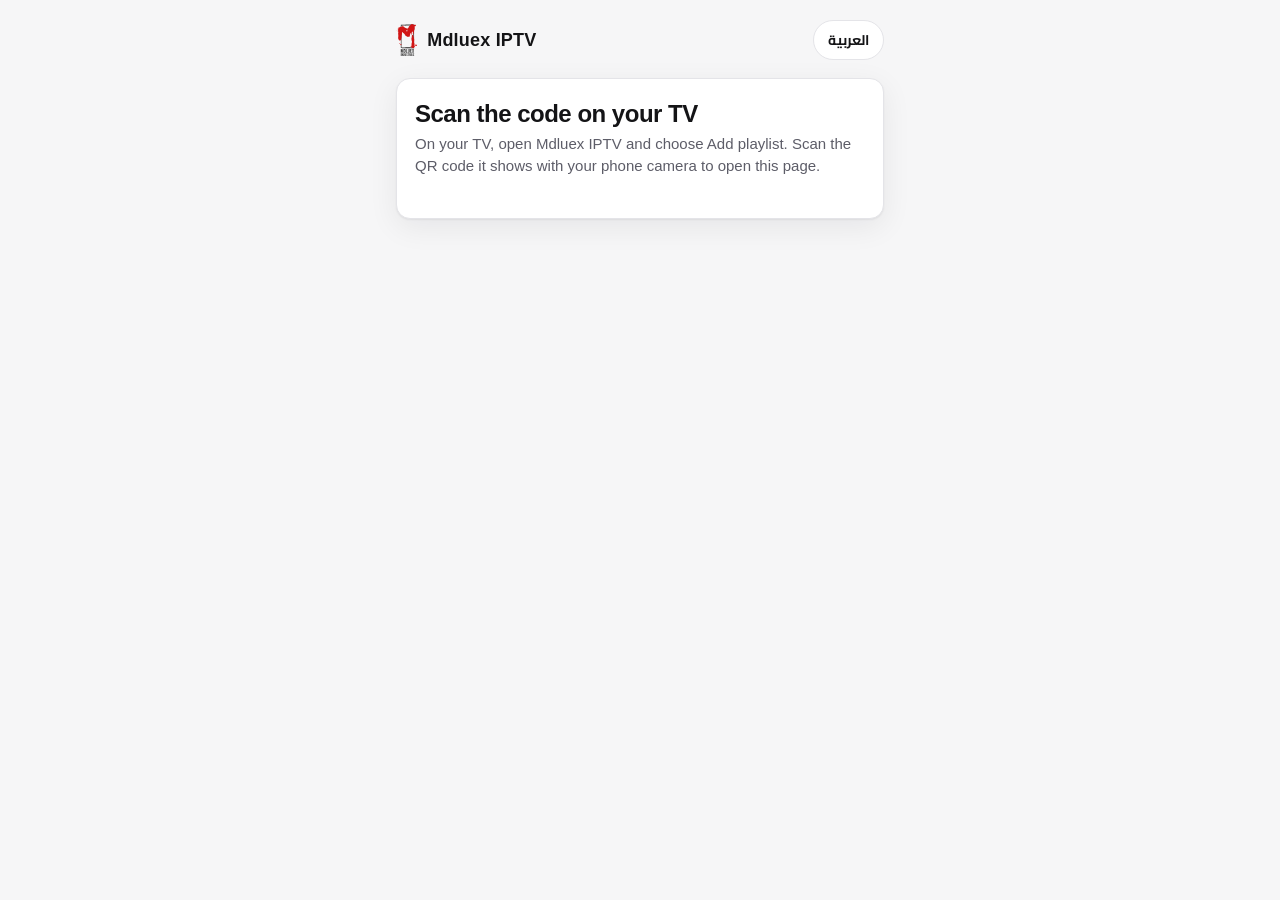
<file: landing/add/index.html>
<!DOCTYPE html>
<html lang="en" dir="ltr" data-theme="light">
<head>
  <meta charset="utf-8">
  <meta name="viewport" content="width=device-width, initial-scale=1">
  <title>Add a playlist — Mdluex IPTV</title>
  <meta name="robots" content="noindex">
  <meta name="referrer" content="no-referrer">
  <meta name="theme-color" content="#d11515">
  <link rel="icon" href="../img/logo.svg" type="image/svg+xml">
  <link rel="stylesheet" href="../style.css">
  <script>
    (function () {
      var d = document.documentElement, lang = null, theme = null;
      try { lang = localStorage.getItem('mdx-lang'); theme = localStorage.getItem('mdx-theme'); } catch (e) {}
      if (!lang) lang = /^ar/i.test(navigator.language || '') ? 'ar' : 'en';
      if (!theme && window.matchMedia && matchMedia('(prefers-color-scheme: dark)').matches) theme = 'dark';
      d.lang = lang; d.dir = lang === 'ar' ? 'rtl' : 'ltr';
      d.setAttribute('data-theme', theme === 'dark' ? 'dark' : 'light');
    })();
  </script>
  <style>
    body { background: var(--bg); color: var(--text); margin: 0; }
    .add { max-width: 520px; margin: 0 auto; padding: 20px 16px 40px; }
    .add-top { display: flex; align-items: center; justify-content: space-between; margin-bottom: 18px; }
    .add-top .brand { display: flex; align-items: center; gap: 10px; font-weight: 800; font-size: 18px; color: var(--text); text-decoration: none; }
    .add-top .brand img { height: 32px; width: auto; }
    .card { background: var(--panel); border: 1px solid var(--line); border-radius: var(--radius); box-shadow: var(--shadow); padding: 22px 18px; }
    h1 { font-size: 24px; margin: 0 0 6px; }
    .lead { color: var(--muted); margin: 0 0 18px; font-size: 15px; line-height: 1.5; }
    label { display: block; font-size: 14px; font-weight: 700; margin: 14px 0 6px; }
    .hint { font-size: 13px; color: var(--muted); margin-top: 4px; }
    input { width: 100%; box-sizing: border-box; font: inherit; font-size: 16px; padding: 12px 14px; border-radius: 10px; border: 1px solid var(--line); background: var(--bg2); color: var(--text); }
    input:focus { outline: 2px solid var(--accent); outline-offset: 0; border-color: transparent; }
    input[dir=ltr] { text-align: left; }
    .pw { display: flex; gap: 8px; }
    .pw input { flex: 1; }
    .pw button { flex: none; }
    .or { display: flex; align-items: center; gap: 10px; color: var(--muted); font-size: 13px; margin: 20px 0 4px; }
    .or:before, .or:after { content: ''; flex: 1; height: 1px; background: var(--line); }
    button { font: inherit; cursor: pointer; border-radius: 10px; border: 1px solid var(--line); background: var(--panel2); color: var(--text); padding: 12px 14px; font-size: 15px; font-weight: 700; }
    .send { width: 100%; margin-top: 22px; background: var(--accent); border-color: var(--accent); color: var(--accent-ink); font-size: 17px; padding: 15px; }
    .send[disabled] { opacity: .6; }
    .msg { margin-top: 16px; font-size: 15px; line-height: 1.5; min-height: 1em; }
    .msg.ok { color: var(--ok); font-weight: 700; }
    .msg.bad { color: var(--bad); font-weight: 700; }
    .safe { margin-top: 18px; font-size: 13px; color: var(--muted); line-height: 1.5; }
    .done { text-align: center; padding: 26px 8px; }
    .done .big { font-size: 56px; line-height: 1; }
    .hide { display: none !important; }
  </style>
</head>
<body>
  <main class="add">
    <div class="add-top">
      <a class="brand" href="../">
        <img class="logo logo-dark" src="../img/logo.svg" alt="" width="21" height="32">
        <img class="logo logo-light" src="../img/logo-light.svg" alt="" width="21" height="32">
        <span>Mdluex IPTV</span>
      </a>
      <button class="tool" id="langBtn" type="button" data-t="lang">العربية</button>
    </div>

    <div class="card" id="noCode">
      <h1 data-t="nocode.h">Scan the code on your TV</h1>
      <p class="lead" data-t="nocode.p">On your TV, open Mdluex IPTV and choose Add playlist. Scan the QR code it shows with your phone camera to open this page.</p>
    </div>

    <form class="card hide" id="form" autocomplete="off" novalidate>
      <h1 data-t="h">Add a playlist to your TV</h1>
      <p class="lead" data-t="lead">Type the login your IPTV provider gave you, then press Send. It appears on your TV by itself.</p>

      <label for="m3u" data-t="m3u">Have an M3U link? Paste it here</label>
      <input id="m3u" type="url" dir="ltr" inputmode="url" placeholder="http://example.com:8080/get.php?username=…&amp;password=…">
      <div class="hint" data-t="m3u.hint">We take the server, username and password from it.</div>

      <div class="or"><span data-t="or">or type them</span></div>

      <label for="name" data-t="name">Name (anything you like)</label>
      <input id="name" type="text" dir="auto" placeholder="My IPTV" maxlength="60">
      <label for="server" data-t="server">Server address</label>
      <input id="server" type="url" dir="ltr" inputmode="url" placeholder="http://example.com:8080" autocapitalize="off" spellcheck="false">
      <label for="user" data-t="user">Username</label>
      <input id="user" type="text" dir="ltr" autocapitalize="off" spellcheck="false">
      <label for="pass" data-t="pass">Password</label>
      <div class="pw"><input id="pass" type="password" dir="ltr" autocapitalize="off" spellcheck="false"><button type="button" id="eye" data-t="show">Show</button></div>

      <button class="send" type="submit" id="send" data-t="send">Send to my TV</button>
      <div class="msg" id="msg" role="status"></div>
      <div class="safe" data-t="safe">🔒 Encrypted on this phone with a key that only your TV has (it was inside the QR code). Nothing is stored.</div>
    </form>

    <div class="card done hide" id="done">
      <div class="big">✓</div>
      <h1 id="doneH" data-t="done.h">Sent!</h1>
      <p class="lead" id="doneP" data-t="done.wait">Look at your TV. If it doesn't show up within a few seconds, check that the TV is connected to the internet.</p>
    </div>
  </main>
  <script src="link.js"></script>
</body>
</html>
</file>
<file: landing/style.css>
/* Mdluex IPTV landing page — the app's design language (brand red, bold type, rounded cards),
   light by default with a dark option; English and Arabic (right-to-left). */
@font-face {
  font-family: "Cairo"; font-style: normal; font-weight: 400 900; font-display: swap;
  src: url(img/cairo-arabic.woff2) format("woff2");
  unicode-range: U+0600-06FF, U+0750-077F, U+08A0-08FF, U+200C-200E, U+FB50-FDFF, U+FE70-FEFF;
}
:root {
  --accent: #d11515; --accent2: #ff4a4a; --accent-ink: #fff;
  --bg: #f6f6f7; --bg2: #ffffff; --panel: #ffffff; --panel2: #f0f0f2; --line: #e4e4e8;
  --text: #141416; --muted: #5d5d68; --soft: #fdecec;
  --ok: #1f9d55; --warn: #c27b00; --bad: #c62828;
  --shadow: 0 1px 2px rgba(20,20,22,.06), 0 8px 30px rgba(20,20,22,.07);
  --radius: 14px;
  color-scheme: light;
}
:root[data-theme="dark"] {
  --bg: #0a0a0c; --bg2: #111114; --panel: #17171b; --panel2: #202026; --line: #2c2c33;
  --text: #f4f4f6; --muted: #a2a2ae; --soft: rgba(209,21,21,.14);
  --ok: #2ecc71; --warn: #f5a524; --bad: #ff4d5e;
  --shadow: 0 1px 2px rgba(0,0,0,.4), 0 10px 30px rgba(0,0,0,.35);
  color-scheme: dark;
}
* { box-sizing: border-box; margin: 0; padding: 0; }
html { scroll-behavior: smooth; scroll-padding-top: 84px; }
body {
  /* the same fonts as the app: SamsungOne / Segoe UI for Latin, the bundled Cairo for Arabic */
  font-family: "SamsungOne", "Cairo", "SamsungOneArabic", "Segoe UI", Tahoma, "Noto Sans Arabic", Roboto, Arial, sans-serif;
  background: var(--bg); color: var(--text); line-height: 1.6; -webkit-font-smoothing: antialiased;
}
img { max-width: 100%; display: block; }
a { color: inherit; text-decoration: none; }
.wrap { width: 100%; max-width: 1160px; margin: 0 auto; padding: 0 20px; }
.wrap.narrow { max-width: 820px; }

/* ---------- top bar ---------- */
.topbar { position: sticky; top: 0; z-index: 20; background: color-mix(in srgb, var(--bg) 86%, transparent); backdrop-filter: saturate(1.4) blur(12px); -webkit-backdrop-filter: saturate(1.4) blur(12px); border-bottom: 1px solid var(--line); }
.topbar-in { display: flex; align-items: center; gap: 24px; height: 66px; }
.brand { display: flex; align-items: center; gap: 10px; font-weight: 900; font-size: 20px; letter-spacing: .2px; white-space: nowrap; }
.brand.small { font-size: 16px; }
.logo { height: 38px; width: auto; }
.brand.small .logo { height: 26px; }
.logo-light { display: none; }
[data-theme="dark"] .logo-dark { display: none; }
[data-theme="dark"] .logo-light { display: block; }
.nav { display: flex; gap: 22px; margin-inline-start: auto; font-weight: 600; font-size: 15px; color: var(--muted); }
.nav a:hover { color: var(--accent); }
.tools { display: flex; gap: 8px; }
.tool { height: 40px; min-width: 40px; padding: 0 14px; border-radius: 999px; border: 1px solid var(--line); background: var(--panel); color: var(--text); font: inherit; font-weight: 700; font-size: 14px; cursor: pointer; display: inline-flex; align-items: center; justify-content: center; }
.tool:hover { border-color: var(--accent); color: var(--accent); }
.tool.icon { padding: 0; width: 40px; }
.tool svg { width: 20px; height: 20px; }
.i-sun { display: none; }
[data-theme="dark"] .i-sun { display: block; }
[data-theme="dark"] .i-moon { display: none; }

/* ---------- hero ---------- */
.hero { padding: 56px 0 30px; background: radial-gradient(ellipse 70% 60% at 85% 20%, var(--soft), transparent 70%); }
.hero-in { display: grid; grid-template-columns: 1.05fr 1fr; gap: 48px; align-items: center; }
.kicker, .eyebrow { color: var(--accent); font-weight: 800; font-size: 14px; letter-spacing: 1.5px; text-transform: uppercase; }
html[lang="ar"] .kicker, html[lang="ar"] .eyebrow { letter-spacing: 0; font-size: 15px; }
h1 { font-size: clamp(34px, 5vw, 58px); line-height: 1.08; font-weight: 900; margin: 10px 0 18px; letter-spacing: -.5px; }
html[lang="ar"] h1 { line-height: 1.35; letter-spacing: 0; }
.lead { font-size: 19px; color: var(--muted); max-width: 560px; }
.cta { display: flex; flex-wrap: wrap; gap: 12px; margin: 28px 0 18px; }
.btn { height: 52px; padding: 0 26px; border-radius: 10px; display: inline-flex; align-items: center; gap: 10px; font-weight: 800; font-size: 16px; border: 1px solid transparent; cursor: pointer; transition: transform .12s ease, box-shadow .12s ease, background .12s ease; }
.btn:hover { transform: translateY(-1px); }
.btn.primary { background: var(--accent); color: var(--accent-ink); box-shadow: 0 8px 24px rgba(209,21,21,.28); }
.btn.primary:hover { background: #b80f0f; }
.btn.ghost { background: var(--panel); border-color: var(--line); color: var(--text); }
.btn.ghost:hover { border-color: var(--accent); color: var(--accent); }
.version-line { display: flex; align-items: center; gap: 8px; color: var(--muted); font-size: 14px; }
.version-line .dot { width: 8px; height: 8px; border-radius: 50%; background: var(--ok); box-shadow: 0 0 0 4px color-mix(in srgb, var(--ok) 20%, transparent); }
.tv { position: relative; }
.tv-screen { border-radius: 14px; overflow: hidden; border: 10px solid #141416; background: #000; box-shadow: 0 30px 60px rgba(20,20,22,.25); aspect-ratio: 16 / 9; }
.tv-screen img { width: 100%; height: 100%; object-fit: cover; }
.tv-screen { position: relative; }
.tv-screen video { width: 100%; height: 100%; object-fit: cover; display: block; background: #000; }
.tv-play { position: absolute; border: 0; cursor: pointer; color: #fff; background: rgba(10,10,12,.72); display: grid; place-items: center; transition: background .15s ease, transform .15s ease; }
.tv-play:hover { background: var(--accent); }
.tv-play { left: 50%; top: 50%; width: 72px; height: 72px; margin: -36px 0 0 -36px; border-radius: 50%; }
.tv-play svg { width: 34px; height: 34px; margin-left: 4px; }
.tv-play[hidden] { display: none; }
.tv-stand { width: 34%; height: 14px; margin: 0 auto; background: linear-gradient(#2a2a2e, #141416); border-radius: 0 0 10px 10px; }

.note { display: flex; gap: 14px; align-items: flex-start; background: var(--panel); border: 1px solid var(--line); border-inline-start: 4px solid var(--accent); border-radius: var(--radius); padding: 16px 20px; margin: 10px 0 0; box-shadow: var(--shadow); }
.note svg { width: 24px; height: 24px; flex: none; color: var(--accent); margin-top: 2px; }
.note p { color: var(--muted); }

/* ---------- sections ---------- */
.section { padding: 72px 0; }
.section.alt-bg { background: var(--bg2); border-top: 1px solid var(--line); border-bottom: 1px solid var(--line); }
h2 { font-size: clamp(28px, 3.6vw, 40px); line-height: 1.15; font-weight: 900; margin: 6px 0 10px; letter-spacing: -.3px; }
html[lang="ar"] h2 { line-height: 1.45; letter-spacing: 0; }
.sub { color: var(--muted); font-size: 17px; max-width: 680px; }
.two { display: grid; grid-template-columns: 1fr 1fr; gap: 48px; align-items: center; }

/* ---------- pick your TV ---------- */
.pick { display: grid; grid-template-columns: repeat(4, 1fr); gap: 16px; margin-top: 30px; }
.pick-card { text-align: start; background: var(--panel); border: 2px solid var(--line); border-radius: var(--radius); padding: 22px 20px; display: flex; flex-direction: column; gap: 6px; cursor: pointer; color: var(--text); font: inherit; box-shadow: var(--shadow); transition: border-color .15s ease, transform .15s ease; }
.pick-card:hover { transform: translateY(-3px); border-color: color-mix(in srgb, var(--accent) 45%, var(--line)); }
.pick-card.active { border-color: var(--accent); box-shadow: 0 0 0 4px var(--soft), var(--shadow); }
.pick-ico { width: 64px; height: 64px; border-radius: 16px; background: var(--panel2); display: grid; place-items: center; margin-bottom: 8px; }
.pick-ico img { width: 40px; height: 40px; }
.pick-card strong { font-size: 18px; font-weight: 800; }
.pick-card small { color: var(--muted); font-size: 14px; line-height: 1.45; }
.badge { margin-top: auto; align-self: flex-start; font-size: 12px; font-weight: 800; padding: 4px 10px; border-radius: 999px; margin-top: 10px; }
.badge.easy { background: color-mix(in srgb, var(--ok) 15%, transparent); color: var(--ok); }
.badge.medium { background: color-mix(in srgb, var(--warn) 16%, transparent); color: var(--warn); }
.badge.hard { background: var(--soft); color: var(--accent); }

/* ---------- guides ---------- */
.guides { padding-top: 0; }
.guide { display: none; background: var(--panel); border: 1px solid var(--line); border-radius: 20px; padding: 36px; box-shadow: var(--shadow); }
.guide.show { display: block; animation: rise .35s ease; }
@keyframes rise { from { opacity: 0; transform: translateY(10px); } to { opacity: 1; transform: none; } }
.guide-intro { color: var(--muted); max-width: 760px; margin-bottom: 8px; }
.steps { list-style: none; counter-reset: s; display: grid; gap: 18px; margin-top: 22px; }
.step { counter-increment: s; display: grid; grid-template-columns: 300px 1fr; gap: 28px; align-items: center; background: var(--bg); border: 1px solid var(--line); border-radius: var(--radius); padding: 18px; }
.step-art { border-radius: 12px; overflow: hidden; background: var(--panel2); }
.step-art img { width: 100%; height: auto; }
.step-art.wide { border-radius: 16px; box-shadow: var(--shadow); }
.step-text h3 { font-size: 20px; font-weight: 800; display: flex; align-items: center; gap: 12px; margin-bottom: 6px; line-height: 1.35; }
.step-text h3::before { content: counter(s); flex: none; width: 34px; height: 34px; border-radius: 50%; background: var(--accent); color: #fff; font-size: 16px; font-weight: 900; display: grid; place-items: center; }
.step-text p { color: var(--muted); }
.step-text p + p { margin-top: 8px; }
.tip { font-size: 14px; background: var(--panel2); border-radius: 10px; padding: 8px 12px; }
.code { display: flex; align-items: center; gap: 10px; flex-wrap: wrap; }
.code code { font-family: Consolas, "SF Mono", Menlo, monospace; font-size: 16px; font-weight: 700; color: var(--text); background: var(--panel2); border: 1px dashed var(--line); padding: 8px 12px; border-radius: 8px; word-break: break-all; }
.copy { height: 36px; padding: 0 14px; border-radius: 8px; border: 1px solid var(--line); background: var(--panel); color: var(--text); font: inherit; font-size: 14px; font-weight: 700; cursor: pointer; }
.copy:hover { border-color: var(--accent); color: var(--accent); }
.link { color: var(--accent); font-weight: 700; }
.link:hover { text-decoration: underline; }
.small-print { color: var(--muted); font-size: 14px; margin-top: 18px; }
.alt { margin-top: 18px; border: 1px solid var(--line); border-radius: var(--radius); padding: 14px 18px; background: var(--bg); }
.alt summary { cursor: pointer; font-weight: 800; }
.mini { margin: 12px 0 0; padding-inline-start: 22px; color: var(--muted); display: grid; gap: 6px; }
.mini.big { font-size: 18px; gap: 10px; margin: 18px 0; color: var(--text); }

/* ---------- downloads ---------- */
.downloads { display: grid; grid-template-columns: repeat(4, 1fr); gap: 16px; margin-top: 26px; }
.dl-card { background: var(--panel); border: 1px solid var(--line); border-radius: var(--radius); padding: 20px; display: flex; flex-direction: column; gap: 8px; box-shadow: var(--shadow); min-height: 190px; }
.dl-card .dl-ico { width: 44px; height: 44px; border-radius: 12px; background: var(--panel2); display: grid; place-items: center; }
.dl-card .dl-ico img { width: 28px; height: 28px; }
.dl-card strong { font-size: 17px; font-weight: 800; }
.dl-card small { color: var(--muted); font-size: 13.5px; line-height: 1.45; }
.dl-card .btn { margin-top: auto; height: 44px; justify-content: center; font-size: 15px; }
.dl-card .meta { font-size: 12.5px; color: var(--muted); }
.skeleton { background: linear-gradient(90deg, var(--panel) 25%, var(--panel2) 50%, var(--panel) 75%); background-size: 200% 100%; animation: shimmer 1.2s infinite linear; }
@keyframes shimmer { from { background-position: 200% 0; } to { background-position: -200% 0; } }

/* ---------- features ---------- */
.features { display: grid; grid-template-columns: repeat(3, 1fr); gap: 16px; margin-top: 28px; }
.feat { background: var(--panel); border: 1px solid var(--line); border-radius: var(--radius); padding: 22px; box-shadow: var(--shadow); }
.feat img { width: 46px; height: 46px; margin-bottom: 12px; }
.feat-ic { display: grid; place-items: center; width: 46px; height: 46px; margin-bottom: 12px; border-radius: 12px; background: var(--soft); color: var(--accent); }
.feat-ic svg { width: 26px; height: 26px; }
.srv-actions { display: flex; gap: 12px; flex-wrap: wrap; margin-top: 24px; }
.feat h3 { font-size: 18px; font-weight: 800; margin-bottom: 4px; }
.feat p { color: var(--muted); font-size: 15px; }
.shots { display: grid; grid-template-columns: repeat(3, 1fr); gap: 14px; margin-top: 26px; }
.shots figure { background: var(--panel); border: 1px solid var(--line); border-radius: 12px; overflow: hidden; box-shadow: var(--shadow); }
.shots img { aspect-ratio: 16 / 9; object-fit: cover; width: 100%; }
.shots figcaption { font-size: 13.5px; font-weight: 700; padding: 8px 12px; color: var(--muted); }

/* ---------- help ---------- */
.faq { background: var(--panel); border: 1px solid var(--line); border-radius: var(--radius); margin-top: 12px; box-shadow: var(--shadow); }
.faq summary { cursor: pointer; padding: 16px 20px; font-weight: 800; list-style: none; display: flex; justify-content: space-between; gap: 12px; }
.faq summary::-webkit-details-marker { display: none; }
.faq summary::after { content: '+'; color: var(--accent); font-size: 22px; line-height: 1; }
.faq[open] summary::after { content: '–'; }
.faq p { padding: 0 20px 18px; color: var(--muted); }
#help .sub { margin-top: 20px; }
/* donate */
.donate { display: grid; grid-template-columns: 1fr 1fr; gap: 18px; margin-top: 26px; }
.donate-card { display: flex; gap: 22px; align-items: center; background: var(--panel); border: 1px solid var(--line); border-radius: var(--radius); padding: 22px; box-shadow: var(--shadow); }
.donate-qr { width: 170px; height: 170px; flex: none; background: #fff; border-radius: 12px; padding: 6px; }
.donate-tx h3 { margin: 0 0 6px; font-size: 22px; }
.donate-tx p { margin: 0 0 14px; color: var(--muted); }
.donate-tx small { display: block; margin-top: 10px; color: var(--muted); }
@media (max-width: 760px) { .donate { grid-template-columns: 1fr; } .donate-card { flex-direction: column; text-align: center; } .donate-tx .btn { justify-content: center; } }
.contact { display: grid; grid-template-columns: 1fr 1fr; gap: 14px; margin-top: 22px; }
.contact-card { display: flex; gap: 14px; align-items: center; background: var(--panel); border: 1px solid var(--line); border-radius: var(--radius); padding: 16px 18px; box-shadow: var(--shadow); }
.contact-card:hover { border-color: var(--accent); }
.contact-card svg { width: 30px; height: 30px; flex: none; color: var(--accent); }
.contact-card strong { display: block; font-weight: 800; }
.contact-card small { color: var(--muted); font-size: 15px; }
@media (max-width: 680px) { .contact { grid-template-columns: 1fr; } }

/* ---------- footer ---------- */
.footer { border-top: 1px solid var(--line); padding: 30px 0 40px; color: var(--muted); font-size: 14px; }
.footer-in { display: flex; flex-wrap: wrap; gap: 10px 26px; align-items: center; }
.footer .brand { color: var(--text); }

.toast { position: fixed; left: 50%; bottom: 26px; transform: translate(-50%, 20px); background: var(--text); color: var(--bg); padding: 10px 18px; border-radius: 10px; font-weight: 700; opacity: 0; transition: .25s ease; pointer-events: none; z-index: 50; }
.toast.show { opacity: 1; transform: translate(-50%, 0); }

/* ---------- small screens ---------- */
@media (max-width: 980px) {
  .hero-in, .two { grid-template-columns: 1fr; gap: 30px; }
  .pick, .downloads { grid-template-columns: repeat(2, 1fr); }
  .features { grid-template-columns: repeat(2, 1fr); }
  .shots { grid-template-columns: repeat(2, 1fr); }
  .step { grid-template-columns: 220px 1fr; }
}
@media (max-width: 680px) {
  .nav { display: none; }
  .tools { margin-inline-start: auto; }
  .topbar-in { gap: 12px; }
  .hero { padding-top: 34px; }
  .lead { font-size: 17px; }
  .pick, .downloads, .features { grid-template-columns: 1fr; }
  .guide { padding: 20px 16px; border-radius: 16px; }
  .step { grid-template-columns: 1fr; gap: 14px; }
  .section { padding: 54px 0; }
}
</file>
